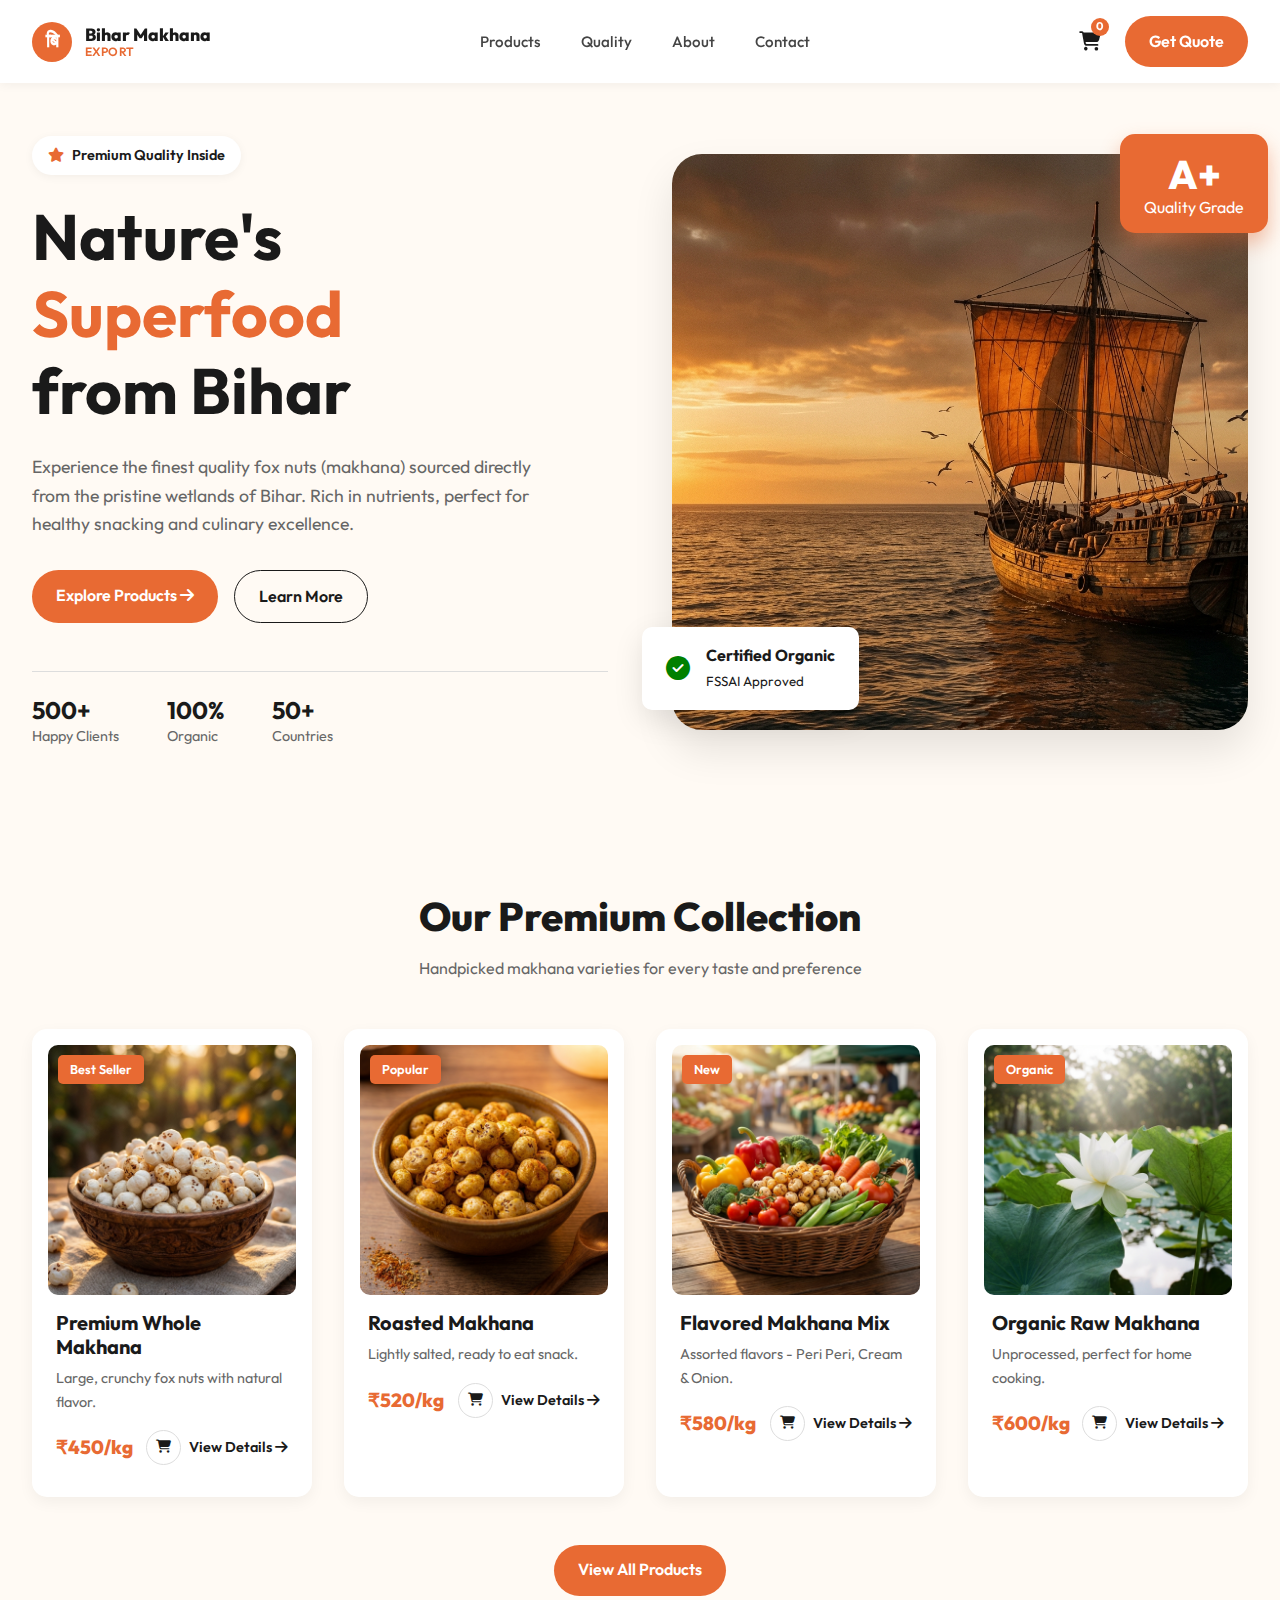
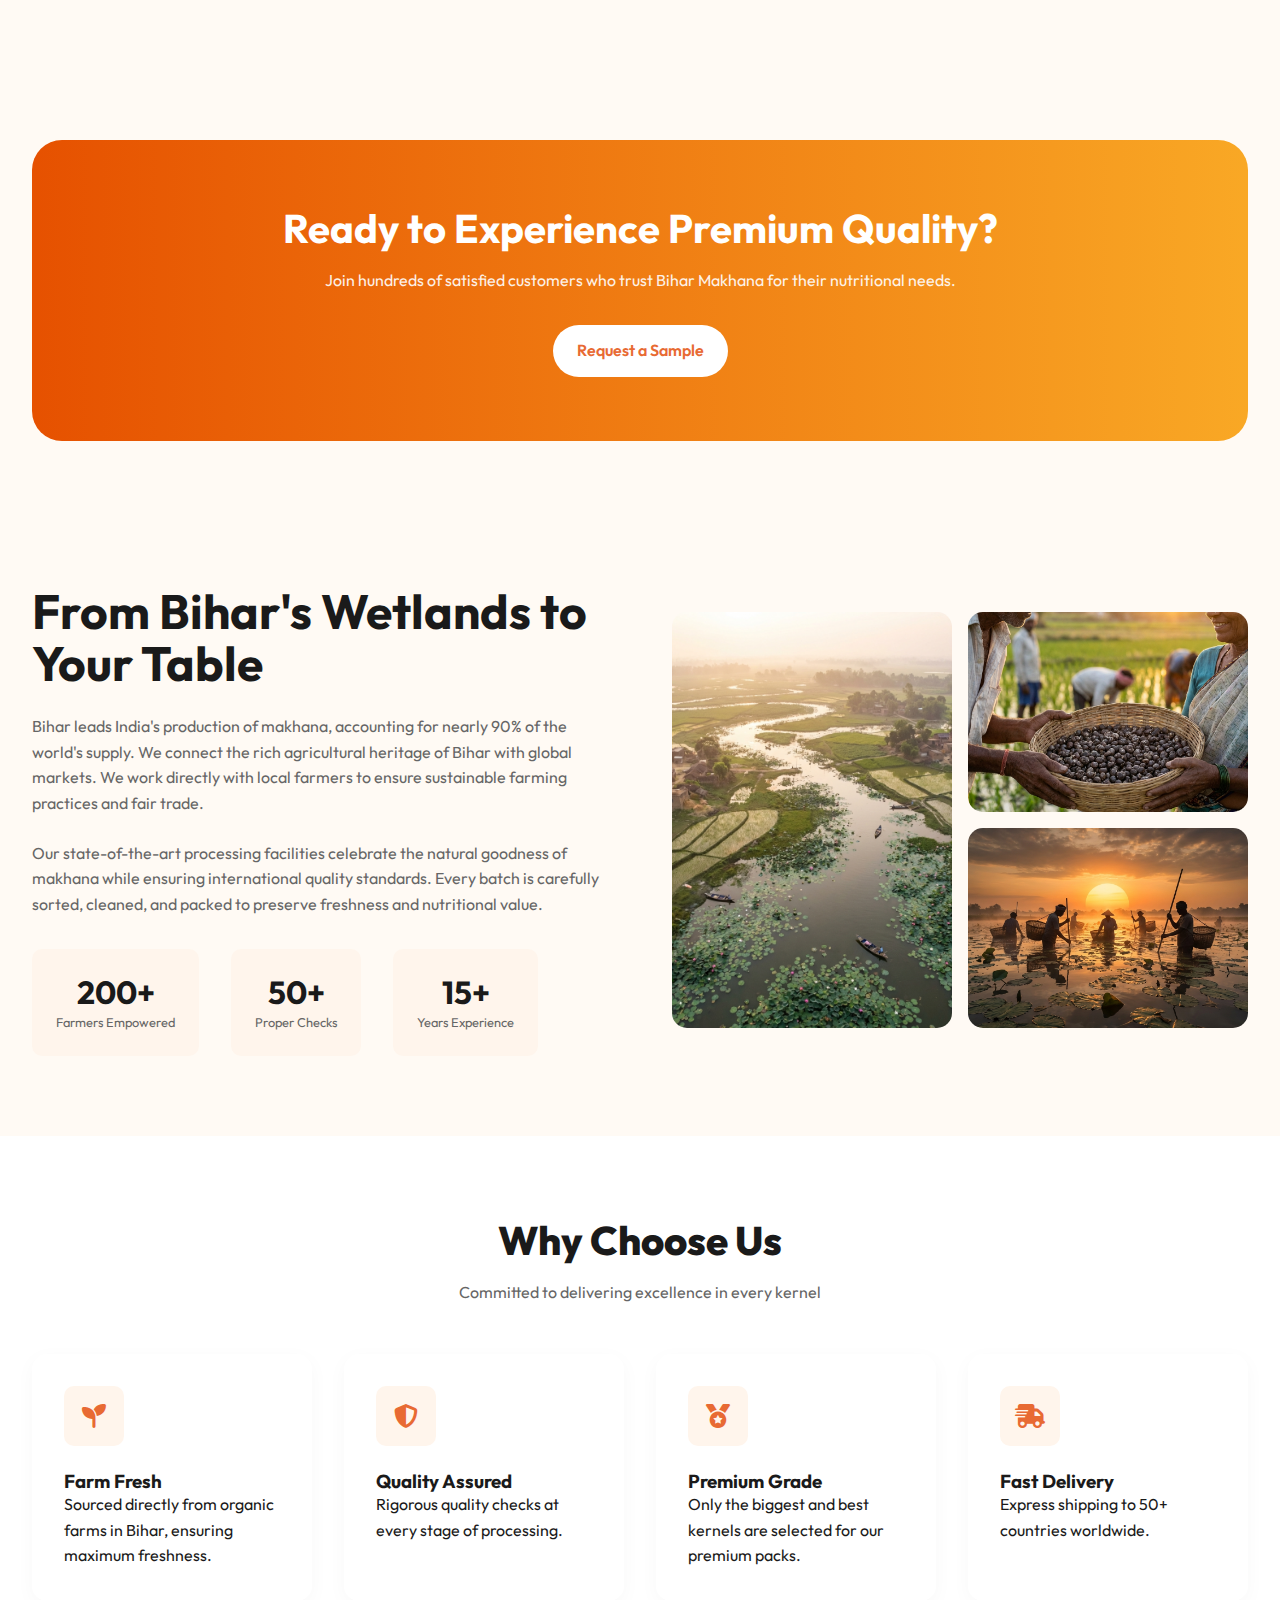
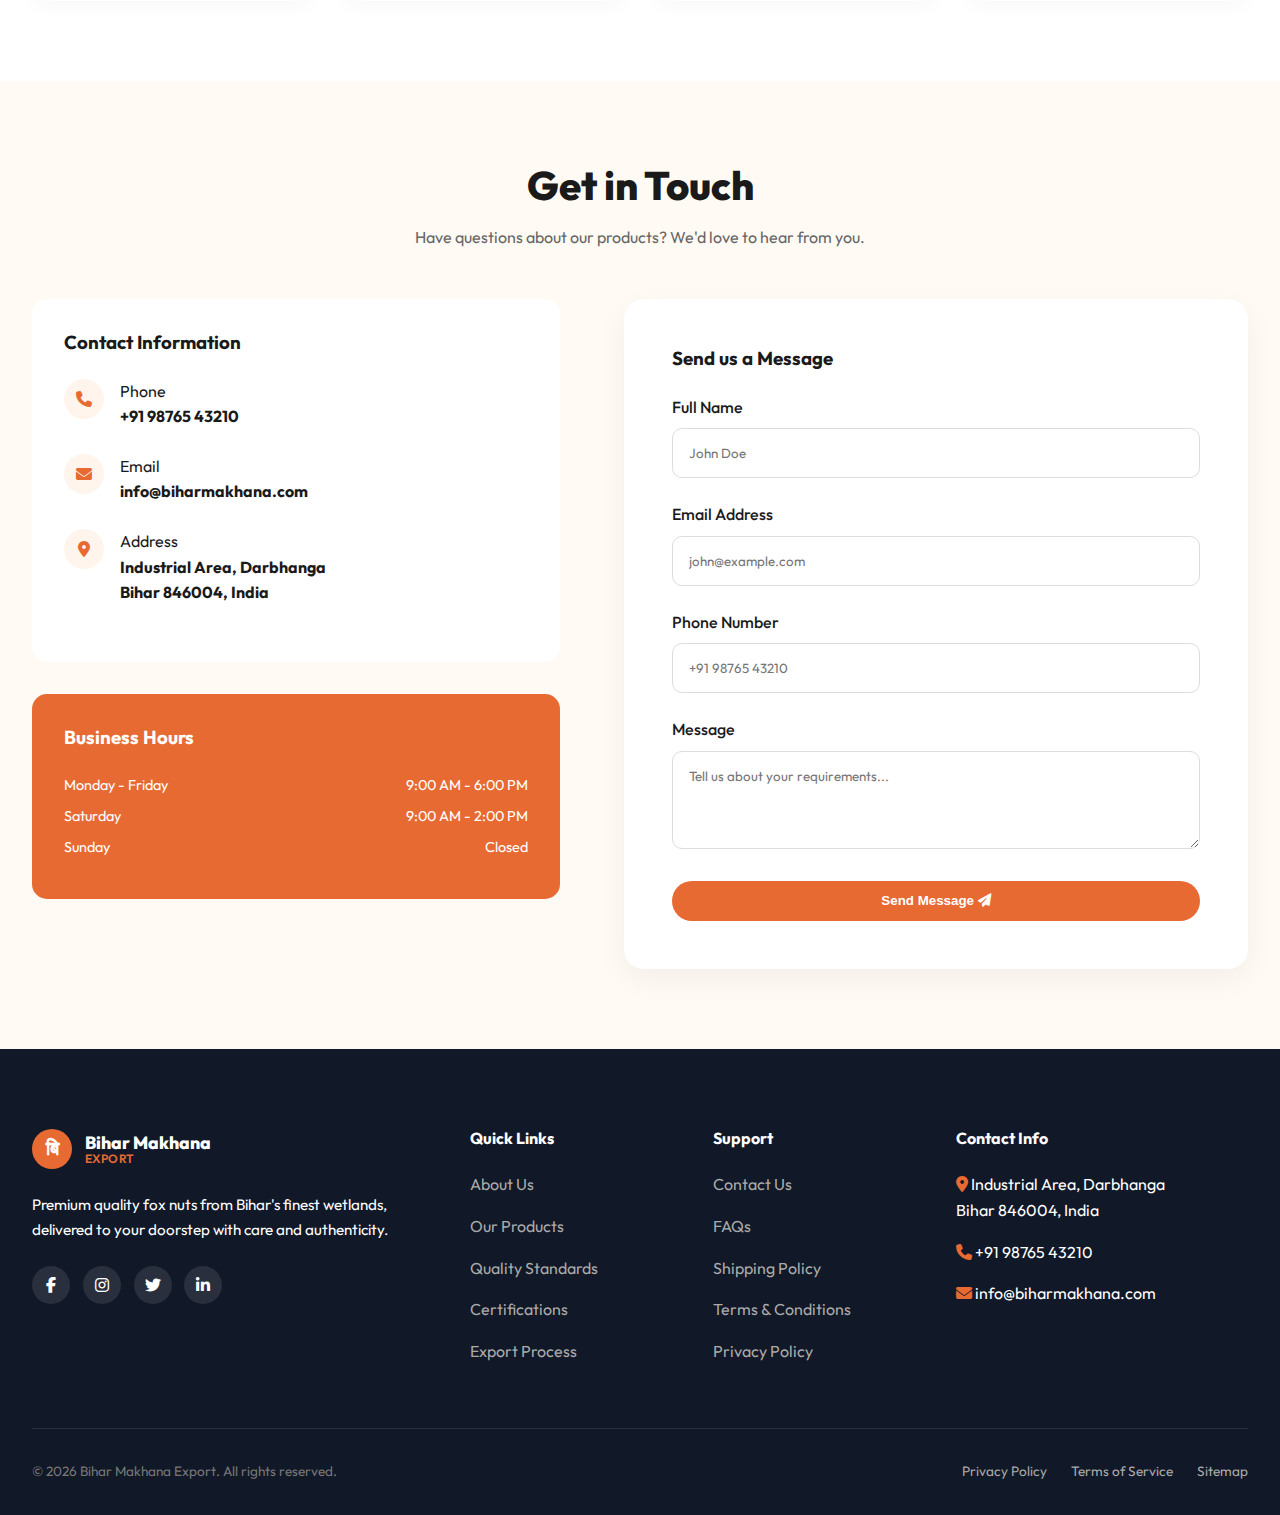
<file: index.html>
<!DOCTYPE html>
<html lang="en">

<head>
    <meta charset="UTF-8">
    <meta name="viewport" content="width=device-width, initial-scale=1.0">
    <title>Bihar Makhana - Nature's Superfood</title>
    <!-- Fonts -->
    <link rel="preconnect" href="https://fonts.googleapis.com">
    <link rel="preconnect" href="https://fonts.gstatic.com" crossorigin>
    <link href="https://fonts.googleapis.com/css2?family=Outfit:wght@300;400;500;600;700;800&display=swap"
        rel="stylesheet">
    <!-- Icons -->
    <link rel="stylesheet" href="https://cdnjs.cloudflare.com/ajax/libs/font-awesome/6.4.0/css/all.min.css">
    <!-- CSS -->
    <link rel="stylesheet" href="styles.css">
</head>

<body>

    <!-- Header -->
    <header>
        <div class="container">
            <nav>
                <div class="logo">
                    <div class="logo-icon">बि</div>
                    <div class="logo-text">
                        <span class="brand-name">Bihar Makhana</span>
                        <span class="brand-subtitle">Export</span>
                    </div>
                </div>
                <ul class="nav-links">
                    <li><a href="#products">Products</a></li>
                    <li><a href="#quality">Quality</a></li>
                    <li><a href="#about">About</a></li>
                    <li><a href="#contact">Contact</a></li>
                </ul>
                <div class="header-actions">
                    <div class="cart-icon" onclick="window.location.href='cart.html'">
                        <i class="fa-solid fa-cart-shopping"></i>
                        <span class="cart-count">0</span>
                    </div>
                    <a href="#contact" class="btn btn-primary">Get Quote</a>
                    <div class="hamburger">
                        <i class="fa-solid fa-bars"></i>
                    </div>
                </div>
            </nav>
        </div>
    </header>

    <!-- Hero Section -->
    <section class="hero" id="home">
        <div class="container" style="display: flex; gap: 4rem; align-items: center; width: 100%;">
            <div class="hero-content">
                <div class="hero-badge">
                    <i class="fa-solid fa-star" style="color: var(--primary-color);"></i> Premium Quality Inside
                </div>
                <h1 class="hero-title">Nature's <br><span>Superfood</span><br>from Bihar</h1>
                <p class="hero-desc">Experience the finest quality fox nuts (makhana) sourced directly from the pristine
                    wetlands of Bihar. Rich in nutrients, perfect for healthy snacking and culinary excellence.</p>
                <div class="hero-btns">
                    <a href="#products" class="btn btn-primary">Explore Products <i
                            class="fa-solid fa-arrow-right"></i></a>
                    <a href="#about" class="btn btn-outline">Learn More</a>
                </div>
                <div class="hero-stats">
                    <div class="stat-item">
                        <h4>500+</h4>
                        <p>Happy Clients</p>
                    </div>
                    <div class="stat-item">
                        <h4>100%</h4>
                        <p>Organic</p>
                    </div>
                    <div class="stat-item">
                        <h4>50+</h4>
                        <p>Countries</p>
                    </div>
                </div>
            </div>
            <div class="hero-image">
                <div class="quality-badge">
                    <span>A+</span><br>Quality Grade
                </div>
                <img src="assets/hero-bg.png" alt="Ancient Ship Shipping Makhana">
                <div class="organic-badge">
                    <i class="fa-solid fa-check-circle" style="color: green; font-size: 1.5rem;"></i>
                    <div>
                        <strong>Certified Organic</strong><br>
                        <small>FSSAI Approved</small>
                    </div>
                </div>
            </div>
        </div>
    </section>

    <!-- Premium Collection -->
    <section class="products" id="products">
        <div class="container">
            <h2 class="section-title">Our Premium Collection</h2>
            <p class="section-subtitle">Handpicked makhana varieties for every taste and preference</p>

            <div class="product-grid">
                <!-- Product 1 -->
                <div class="product-card">
                    <div class="product-image">
                        <span class="tag">Best Seller</span>
                        <img src="assets/product-whole.png" alt="Premium Whole Makhana">
                    </div>
                    <div class="product-info">
                        <h3>Premium Whole Makhana</h3>
                        <p>Large, crunchy fox nuts with natural flavor.</p>
                        <div class="product-footer">
                            <span class="price">₹450/kg</span>
                            <div class="product-actions">
                                <button class="add-cart-btn" title="Add to Cart" data-id="p1"
                                    data-name="Premium Whole Makhana" data-price="450"
                                    data-image="assets/product-whole.png">
                                    <i class="fa-solid fa-cart-shopping"></i>
                                </button>
                                <a href="#" class="view-btn">View Details <i class="fa-solid fa-arrow-right"></i></a>
                            </div>
                        </div>
                    </div>
                </div>

                <!-- Product 2 -->
                <div class="product-card">
                    <div class="product-image">
                        <span class="tag">Popular</span>
                        <img src="assets/product-roasted.png" alt="Roasted Makhana">
                    </div>
                    <div class="product-info">
                        <h3>Roasted Makhana</h3>
                        <p>Lightly salted, ready to eat snack.</p>
                        <div class="product-footer">
                            <span class="price">₹520/kg</span>
                            <div class="product-actions">
                                <button class="add-cart-btn" title="Add to Cart" data-id="p2"
                                    data-name="Roasted Makhana" data-price="520"
                                    data-image="assets/product-roasted.png">
                                    <i class="fa-solid fa-cart-shopping"></i>
                                </button>
                                <a href="#" class="view-btn">View Details <i class="fa-solid fa-arrow-right"></i></a>
                            </div>
                        </div>
                    </div>
                </div>

                <!-- Product 3 -->
                <div class="product-card">
                    <div class="product-image">
                        <span class="tag">New</span>
                        <img src="assets/product-flavored.png" alt="Flavored Makhana Mix">
                    </div>
                    <div class="product-info">
                        <h3>Flavored Makhana Mix</h3>
                        <p>Assorted flavors - Peri Peri, Cream & Onion.</p>
                        <div class="product-footer">
                            <span class="price">₹580/kg</span>
                            <div class="product-actions">
                                <button class="add-cart-btn" title="Add to Cart" data-id="p3"
                                    data-name="Flavored Makhana Mix" data-price="580"
                                    data-image="assets/product-flavored.png">
                                    <i class="fa-solid fa-cart-shopping"></i>
                                </button>
                                <a href="#" class="view-btn">View Details <i class="fa-solid fa-arrow-right"></i></a>
                            </div>
                        </div>
                    </div>
                </div>

                <!-- Product 4 -->
                <div class="product-card">
                    <div class="product-image">
                        <span class="tag">Organic</span>
                        <img src="assets/product-organic.png" alt="Organic Raw Makhana">
                    </div>
                    <div class="product-info">
                        <h3>Organic Raw Makhana</h3>
                        <p>Unprocessed, perfect for home cooking.</p>
                        <div class="product-footer">
                            <span class="price">₹600/kg</span>
                            <div class="product-actions">
                                <button class="add-cart-btn" title="Add to Cart" data-id="p4"
                                    data-name="Organic Raw Makhana" data-price="600"
                                    data-image="assets/product-organic.png">
                                    <i class="fa-solid fa-cart-shopping"></i>
                                </button>
                                <a href="#" class="view-btn">View Details <i class="fa-solid fa-arrow-right"></i></a>
                            </div>
                        </div>
                    </div>
                </div>
            </div>

            <div class="center-btn">
                <a href="#products" class="btn btn-primary">View All Products</a>
            </div>
        </div>
    </section>

    <!-- CTA Banner -->
    <div class="container">
        <section class="cta-banner">
            <h2>Ready to Experience Premium Quality?</h2>
            <p>Join hundreds of satisfied customers who trust Bihar Makhana for their nutritional needs.</p>
            <a href="#contact" class="btn">Request a Sample</a>
        </section>
    </div>

    <!-- About Section -->
    <section class="about" id="about">
        <div class="container">
            <div class="about-container">
                <div class="about-content">
                    <h2>From Bihar's Wetlands to Your Table</h2>
                    <p>Bihar leads India's production of makhana, accounting for nearly 90% of the world's supply. We
                        connect the rich agricultural heritage of Bihar with global markets. We work directly with local
                        farmers to ensure sustainable farming practices and fair trade.</p>
                    <p>Our state-of-the-art processing facilities celebrate the natural goodness of makhana while
                        ensuring international quality standards. Every batch is carefully sorted, cleaned, and packed
                        to preserve freshness and nutritional value.</p>

                    <div class="about-stats">
                        <div class="about-stat">
                            <h3>200+</h3>
                            <p>Farmers Empowered</p>
                        </div>
                        <div class="about-stat">
                            <h3>50+</h3>
                            <p>Proper Checks</p>
                        </div>
                        <div class="about-stat">
                            <h3>15+</h3>
                            <p>Years Experience</p>
                        </div>
                    </div>
                </div>
                <div class="about-gallery">
                    <div class="gallery-item">
                        <img src="assets/about-wetlands.png" alt="Bihar Wetlands">
                    </div>
                    <div class="gallery-item">
                        <img src="assets/about-farmers.png" alt="Makhana Harvest">
                    </div>
                    <div class="gallery-item">
                        <img src="assets/about-harvest.png" alt="Processing Makhana">
                    </div>
                </div>
            </div>
        </div>
    </section>

    <!-- Why Choose Us -->
    <section class="features" id="quality">
        <div class="container">
            <h2 class="section-title">Why Choose Us</h2>
            <p class="section-subtitle">Committed to delivering excellence in every kernel</p>

            <div class="feature-grid">
                <div class="feature-card">
                    <div class="icon-box">
                        <i class="fa-solid fa-seedling"></i>
                    </div>
                    <h3>Farm Fresh</h3>
                    <p>Sourced directly from organic farms in Bihar, ensuring maximum freshness.</p>
                </div>
                <div class="feature-card">
                    <div class="icon-box">
                        <i class="fa-solid fa-shield-halved"></i>
                    </div>
                    <h3>Quality Assured</h3>
                    <p>Rigorous quality checks at every stage of processing.</p>
                </div>
                <div class="feature-card">
                    <div class="icon-box">
                        <i class="fa-solid fa-medal"></i>
                    </div>
                    <h3>Premium Grade</h3>
                    <p>Only the biggest and best kernels are selected for our premium packs.</p>
                </div>
                <div class="feature-card">
                    <div class="icon-box">
                        <i class="fa-solid fa-truck-fast"></i>
                    </div>
                    <h3>Fast Delivery</h3>
                    <p>Express shipping to 50+ countries worldwide.</p>
                </div>
            </div>
        </div>
    </section>

    <!-- Contact Section -->
    <section class="contact" id="contact">
        <div class="container">
            <h2 class="section-title">Get in Touch</h2>
            <p class="section-subtitle">Have questions about our products? We'd love to hear from you.</p>

            <div class="contact-wrapper">
                <div class="contact-info">
                    <div class="info-card">
                        <h3>Contact Information</h3>
                        <br>
                        <div class="info-item">
                            <div class="info-icon"><i class="fa-solid fa-phone"></i></div>
                            <div>
                                <p>Phone</p>
                                <strong>+91 98765 43210</strong>
                            </div>
                        </div>
                        <div class="info-item">
                            <div class="info-icon"><i class="fa-solid fa-envelope"></i></div>
                            <div>
                                <p>Email</p>
                                <strong>info@biharmakhana.com</strong>
                            </div>
                        </div>
                        <div class="info-item">
                            <div class="info-icon"><i class="fa-solid fa-location-dot"></i></div>
                            <div>
                                <p>Address</p>
                                <strong>Industrial Area, Darbhanga<br>Bihar 846004, India</strong>
                            </div>
                        </div>
                    </div>

                    <div class="business-hours">
                        <h3>Business Hours</h3>
                        <br>
                        <div class="hour-row">
                            <span>Monday - Friday</span>
                            <span>9:00 AM - 6:00 PM</span>
                        </div>
                        <div class="hour-row">
                            <span>Saturday</span>
                            <span>9:00 AM - 2:00 PM</span>
                        </div>
                        <div class="hour-row">
                            <span>Sunday</span>
                            <span>Closed</span>
                        </div>
                    </div>
                </div>

                <div class="contact-form-container">
                    <h3>Send us a Message</h3>
                    <br>
                    <script type="text/javascript">var submitted = false;</script>
                    <iframe name="hidden_iframe" id="hidden_iframe" style="display:none;"
                        onload="if(submitted) {window.location='index.html';}"></iframe>
                    <form action="https://formsubmit.co/krishnakumarqaz0@gmail.com" method="POST" target="hidden_iframe"
                        onsubmit="submitted=true;">
                        <!-- Configuration -->
                        <input type="hidden" name="_subject" value="New Inquiry from Bihar Makhana Website">
                        <!-- <input type="hidden" name="_next" value="https://biharmakhana.com/index.html"> -->
                        <!-- Commented out _next because the domain doesn't exist yet. FormSubmit will show a default success page. -->
                        <input type="hidden" name="_captcha" value="false">
                        <input type="hidden" name="_template" value="table">

                        <div class="form-group">
                            <label>Full Name</label>
                            <input type="text" name="name" placeholder="John Doe" required>
                        </div>
                        <div class="form-group">
                            <label>Email Address</label>
                            <input type="email" name="email" placeholder="john@example.com" required>
                        </div>
                        <div class="form-group">
                            <label>Phone Number</label>
                            <input type="tel" name="phone" placeholder="+91 98765 43210" required>
                        </div>
                        <div class="form-group">
                            <label>Message</label>
                            <textarea rows="4" name="message" placeholder="Tell us about your requirements..."
                                required></textarea>
                        </div>
                        <button type="submit" class="btn btn-primary" style="width: 100%;">Send Message <i
                                class="fa-solid fa-paper-plane"></i></button>
                    </form>
                </div>
            </div>
        </div>
    </section>

    <!-- Footer -->
    <footer>
        <div class="container">
            <div class="footer-top">
                <div class="footer-brand">
                    <div class="logo">
                        <div class="logo-icon">बि</div>
                        <div class="logo-text">
                            <span class="brand-name" style="color: white;">Bihar Makhana</span>
                            <span class="brand-subtitle">Export</span>
                        </div>
                    </div>
                    <p>Premium quality fox nuts from Bihar's finest wetlands, delivered to your doorstep with care and
                        authenticity.</p>
                    <div class="social-links">
                        <a href="#" class="social-link"><i class="fa-brands fa-facebook-f"></i></a>
                        <a href="#" class="social-link"><i class="fa-brands fa-instagram"></i></a>
                        <a href="#" class="social-link"><i class="fa-brands fa-twitter"></i></a>
                        <a href="#" class="social-link"><i class="fa-brands fa-linkedin-in"></i></a>
                    </div>
                </div>
                <div class="footer-col">
                    <h4>Quick Links</h4>
                    <ul>
                        <li><a href="#about">About Us</a></li>
                        <li><a href="#products">Our Products</a></li>
                        <li><a href="#quality">Quality Standards</a></li>
                        <li><a href="#quality">Certifications</a></li>
                        <li><a href="#about">Export Process</a></li>
                    </ul>
                </div>
                <div class="footer-col">
                    <h4>Support</h4>
                    <ul>
                        <li><a href="#contact">Contact Us</a></li>
                        <li><a href="#contact">FAQs</a></li>
                        <li><a href="#contact">Shipping Policy</a></li>
                        <li><a href="#contact">Terms & Conditions</a></li>
                        <li><a href="#contact">Privacy Policy</a></li>
                    </ul>
                </div>
                <div class="footer-col">
                    <h4>Contact Info</h4>
                    <ul>
                        <li><i class="fa-solid fa-location-dot" style="color: var(--primary-color);"></i> Industrial
                            Area, Darbhanga<br>Bihar 846004, India</li>
                        <li><i class="fa-solid fa-phone" style="color: var(--primary-color);"></i> +91 98765 43210</li>
                        <li><i class="fa-solid fa-envelope" style="color: var(--primary-color);"></i>
                            info@biharmakhana.com</li>
                    </ul>
                </div>
            </div>
            <div class="footer-bottom">
                <p>&copy; 2026 Bihar Makhana Export. All rights reserved.</p>
                <div class="footer-bottom-links">
                    <a href="#">Privacy Policy</a>
                    <a href="#">Terms of Service</a>
                    <a href="#">Sitemap</a>
                </div>
            </div>
        </div>
    </footer>

    <script src="script.js"></script>
</body>

</html>
</file>
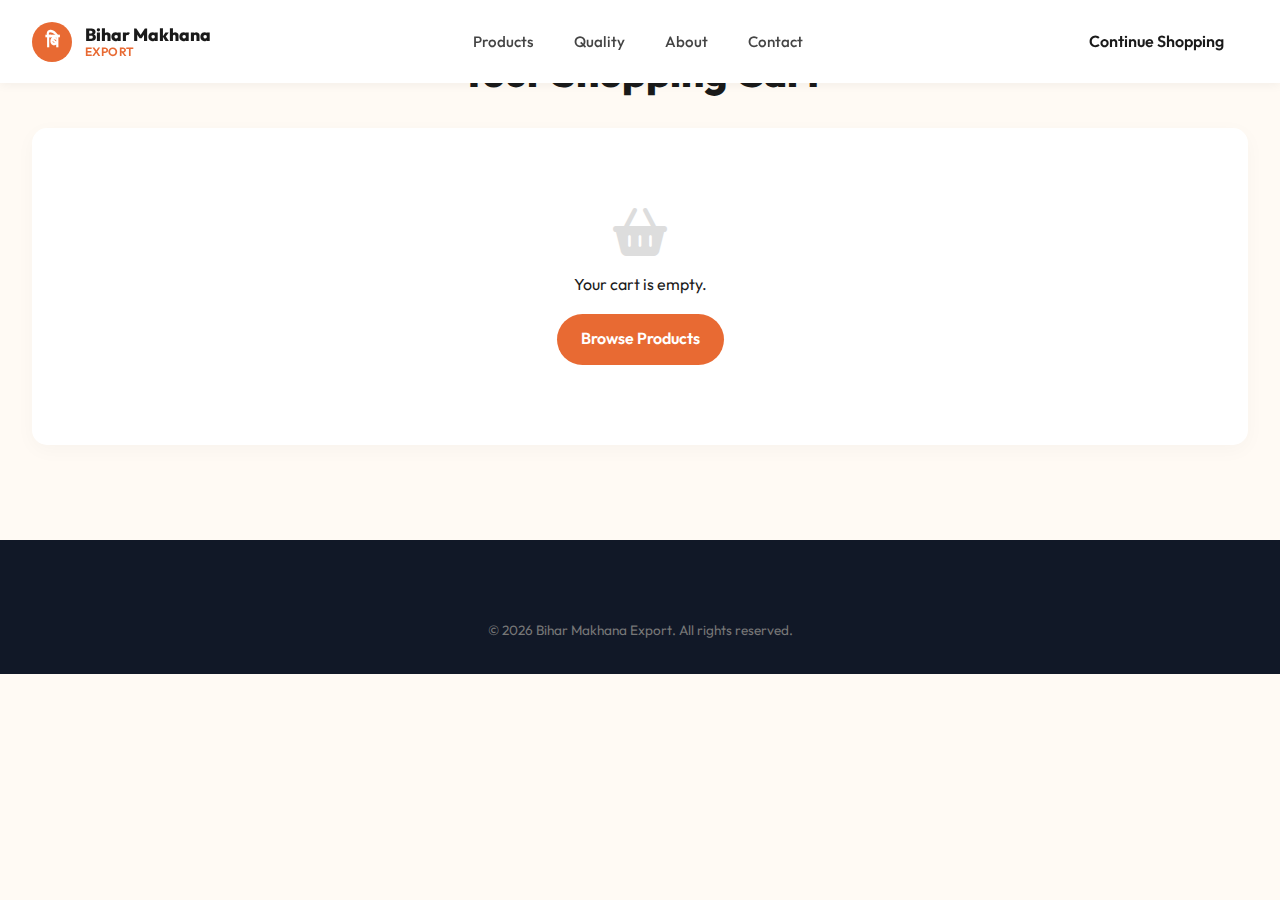
<file: cart.html>
<!DOCTYPE html>
<html lang="en">

<head>
    <meta charset="UTF-8">
    <meta name="viewport" content="width=device-width, initial-scale=1.0">
    <title>Your Cart - Bihar Makhana</title>
    <!-- Fonts -->
    <link rel="preconnect" href="https://fonts.googleapis.com">
    <link rel="preconnect" href="https://fonts.gstatic.com" crossorigin>
    <link href="https://fonts.googleapis.com/css2?family=Outfit:wght@300;400;500;600;700;800&display=swap"
        rel="stylesheet">
    <!-- Icons -->
    <link rel="stylesheet" href="https://cdnjs.cloudflare.com/ajax/libs/font-awesome/6.4.0/css/all.min.css">
    <!-- CSS -->
    <link rel="stylesheet" href="styles.css">
</head>

<body>

    <!-- Header -->
    <header>
        <div class="container">
            <nav>
                <div class="logo">
                    <div class="logo-icon">बि</div>
                    <div class="logo-text">
                        <span class="brand-name">Bihar Makhana</span>
                        <span class="brand-subtitle">Export</span>
                    </div>
                </div>
                <ul class="nav-links">
                    <li><a href="index.html#products">Products</a></li>
                    <li><a href="index.html#quality">Quality</a></li>
                    <li><a href="index.html#about">About</a></li>
                    <li><a href="index.html#contact">Contact</a></li>
                </ul>
                <div class="header-actions">
                    <a href="index.html" class="btn btn-outline" style="border: none;">Continue Shopping</a>
                </div>
            </nav>
        </div>
    </header>

    <!-- Cart Section -->
    <section class="cart-page">
        <div class="container">
            <h1 class="section-title">Your Shopping Cart</h1>

            <div class="cart-container">
                <div class="cart-items" id="cart-items-container">
                    <!-- Items will be injected here via JS -->
                    <div class="empty-cart-msg">
                        <p>Your cart is empty.</p>
                        <a href="index.html" class="btn btn-primary" style="margin-top: 1rem;">Browse Products</a>
                    </div>
                </div>

                <div class="cart-summary">
                    <h3>Order Summary</h3>
                    <div class="summary-row">
                        <span>Subtotal</span>
                        <span id="subtotal">₹0</span>
                    </div>
                    <div class="summary-row">
                        <span>Shipping</span>
                        <span>Free</span>
                    </div>
                    <div class="summary-total">
                        <span>Total</span>
                        <span id="total-price">₹0</span>
                    </div>

                    <button id="whatsapp-checkout-btn" class="btn btn-primary"
                        style="width: 100%; display: flex; align-items: center; justify-content: center; gap: 0.5rem; background-color: #25D366;">
                        <i class="fa-brands fa-whatsapp"></i> Order on WhatsApp
                    </button>
                    <p style="font-size: 0.8rem; color: #777; margin-top: 1rem; text-align: center;">You will be
                        redirected to WhatsApp to send your order details.</p>
                </div>
            </div>
        </div>
    </section>

    <!-- Footer (Simplified) -->
    <footer>
        <div class="container">
            <div class="footer-bottom"
                style="border-top: none; padding-top: 0; display: flex; justify-content: center;">
                <p>&copy; 2026 Bihar Makhana Export. All rights reserved.</p>
            </div>
        </div>
    </footer>

    <script>
        document.addEventListener('DOMContentLoaded', () => {
            const cartContainer = document.getElementById('cart-items-container');
            const subtotalEl = document.getElementById('subtotal');
            const totalEl = document.getElementById('total-price');
            const checkoutBtn = document.getElementById('whatsapp-checkout-btn');

            let cart = JSON.parse(localStorage.getItem('biharMakhanaCart')) || [];

            function renderCart() {
                if (cart.length === 0) {
                    cartContainer.innerHTML = `
                        <div class="empty-cart-msg" style="text-align: center; padding: 3rem;">
                            <i class="fa-solid fa-basket-shopping" style="font-size: 3rem; color: #ddd; margin-bottom: 1rem;"></i>
                            <p>Your cart is empty.</p>
                            <a href="index.html" class="btn btn-primary" style="margin-top: 1rem;">Browse Products</a>
                        </div>
                    `;
                    document.querySelector('.cart-summary').style.display = 'none';
                    return;
                }

                document.querySelector('.cart-summary').style.display = 'block';
                cartContainer.innerHTML = '';
                let total = 0;

                cart.forEach((item, index) => {
                    total += item.price * item.quantity;

                    const itemEl = document.createElement('div');
                    itemEl.classList.add('cart-item');
                    itemEl.innerHTML = `
                        <div class="item-image">
                            <img src="${item.image}" alt="${item.name}">
                        </div>
                        <div class="item-details">
                            <h4>${item.name}</h4>
                            <p class="item-price">₹${item.price} / kg</p>
                        </div>
                        <div class="item-actions">
                            <button onclick="removeItem(${index})" class="remove-btn"><i class="fa-solid fa-trash"></i></button>
                        </div>
                    `;
                    cartContainer.appendChild(itemEl);
                });

                // Update Order Summary with Item Details
                const summaryRow = document.querySelector('.summary-row span:last-child').parentNode; // Subtotal Row
                let summaryHTML = '';
                cart.forEach(item => {
                    summaryHTML += `
                        <div style="display: flex; justify-content: space-between; font-size: 0.9rem; color: #555; margin-bottom: 0.5rem;">
                            <span>${item.name}</span>
                            <span>₹${item.price}</span>
                        </div>
                    `;
                });

                // Insert items before subtotal
                const summaryContainer = document.querySelector('.cart-summary');
                const existingDetails = summaryContainer.querySelector('.summary-details');
                if (existingDetails) existingDetails.remove();

                const detailsDiv = document.createElement('div');
                detailsDiv.className = 'summary-details';
                detailsDiv.style.marginBottom = '1rem';
                detailsDiv.style.borderBottom = '1px solid #eee';
                detailsDiv.style.paddingBottom = '0.5rem';
                detailsDiv.innerHTML = summaryHTML;

                summaryContainer.insertBefore(detailsDiv, summaryContainer.querySelector('.summary-row'));

                subtotalEl.textContent = '₹' + total;
                totalEl.textContent = '₹' + total;
            }

            window.removeItem = (index) => {
                cart.splice(index, 1);
                localStorage.setItem('biharMakhanaCart', JSON.stringify(cart));
                location.reload(); // Simple reload to update state
            };

            checkoutBtn.addEventListener('click', () => {
                if (cart.length === 0) return;

                let message = "Hello, I would like to place an order:%0A%0A";
                let total = 0;

                cart.forEach(item => {
                    message += `- ${item.name} (₹${item.price})%0A`;
                    total += item.price;
                });

                message += `%0A*Total Amount: ₹${total}*`;
                message += "%0A%0APlease confirm my order.";

                // Replace with actual business number
                const phoneNumber = "919123180251";
                window.open(`https://wa.me/${phoneNumber}?text=${message}`, '_blank');
            });

            renderCart();
        });
    </script>
</body>

</html>
</file>
<file: styles.css>
/* Global Styles & Variables */
:root {
    --primary-color: #E86A33;
    /* Orange from buttons/highlights */
    --secondary-color: #fffaf4;
    /* Light beige/cream background - lighter to match reference */
    --text-dark: #1A1A1A;
    --text-light: #666666;
    --white: #FFFFFF;
    --dark-bg: #111827;
    /* Footer background */
    --font-main: 'Outfit', sans-serif;
    --transition: all 0.3s ease;
}

* {
    margin: 0;
    padding: 0;
    box-sizing: border-box;
}

html {
    scroll-behavior: smooth;
    scroll-padding-top: 100px;
    /* Offset for sticky header */
}

body {
    font-family: var(--font-main);
    background-color: var(--secondary-color);
    color: var(--text-dark);
    line-height: 1.6;
    overflow-x: hidden;
}

a {
    text-decoration: none;
    color: inherit;
}

ul {
    list-style: none;
}

img {
    max-width: 100%;
    display: block;
}

.container {
    max-width: 1280px;
    margin: 0 auto;
    padding: 0 2rem;
}

/* Typography */
h1,
h2,
h3,
h4,
h5,
h6 {
    font-weight: 700;
    line-height: 1.2;
}

.section-title {
    font-size: 2.5rem;
    text-align: center;
    margin-bottom: 1rem;
    color: var(--text-dark);
    font-weight: 800;
}

.section-subtitle {
    text-align: center;
    color: var(--text-light);
    margin-bottom: 3rem;
}

/* Buttons */
.btn {
    display: inline-block;
    padding: 0.8rem 1.5rem;
    border-radius: 50px;
    font-weight: 600;
    transition: var(--transition);
    cursor: pointer;
    border: none;
}

.btn-primary {
    background-color: var(--primary-color);
    color: var(--white);
}

.btn-primary:hover {
    background-color: #d55a22;
    transform: translateY(-2px);
}

.btn-outline {
    background-color: transparent;
    border: 1px solid var(--text-dark);
    color: var(--text-dark);
}

.btn-outline:hover {
    background-color: var(--text-dark);
    color: var(--white);
}

/* Header: Fixed is more reliable than sticky for mobile navbars */
header {
    padding: 1rem 0;
    position: fixed;
    /* Changed to fixed for absolute persistence */
    top: 0;
    left: 0;
    width: 100%;
    z-index: 1000;
    background-color: var(--white);
    box-shadow: 0 2px 10px rgba(0, 0, 0, 0.05);
}

nav {
    display: flex;
    justify-content: space-between;
    align-items: center;
}

.logo {
    display: flex;
    align-items: center;
    gap: 0.8rem;
}

.logo-icon {
    width: 40px;
    height: 40px;
    background-color: var(--primary-color);
    color: white;
    border-radius: 50%;
    display: flex;
    align-items: center;
    justify-content: center;
    font-weight: 700;
    font-size: 1.2rem;
    font-family: 'Poppins', sans-serif;
    /* Try to match the Hindi looking font style roughly */
}

.logo-text {
    display: flex;
    flex-direction: column;
    line-height: 1.1;
}

.brand-name {
    font-size: 1.1rem;
    font-weight: 800;
    color: var(--text-dark);
}

.brand-subtitle {
    font-size: 0.75rem;
    color: var(--primary-color);
    font-weight: 600;
    text-transform: uppercase;
    letter-spacing: 0.5px;
}

.nav-links {
    display: flex;
    gap: 2.5rem;
}

.nav-links a {
    font-weight: 500;
    font-size: 0.95rem;
    color: #444;
    transition: color 0.3s;
}

.nav-links a:hover {
    color: var(--primary-color);
}

.header-actions {
    display: flex;
    align-items: center;
    gap: 1.5rem;
}

.cart-icon {
    font-size: 1.2rem;
    cursor: pointer;
    color: var(--text-dark);
    transition: color 0.3s;
    position: relative;
}

.cart-icon:hover {
    color: var(--primary-color);
}

.cart-count {
    position: absolute;
    top: -8px;
    right: -8px;
    background-color: var(--primary-color);
    color: white;
    font-size: 0.7rem;
    font-weight: 700;
    width: 18px;
    height: 18px;
    border-radius: 50%;
    display: flex;
    align-items: center;
    justify-content: center;
    transition: transform 0.2s;
}

.cart-count.bump {
    transform: scale(1.2);
}

/* Hero Section */
.hero {
    padding-top: 8.5rem;
    /* Increased for fixed header clearing on Desktop */
    padding-bottom: 4rem;
    display: flex;
    align-items: center;
    gap: 4rem;
    min-height: 90vh;
}

.hero-content {
    flex: 1;
}

.hero-badge {
    display: inline-flex;
    align-items: center;
    gap: 0.5rem;
    background: #fff;
    padding: 0.5rem 1rem;
    border-radius: 50px;
    font-size: 0.9rem;
    font-weight: 600;
    margin-bottom: 1.5rem;
    box-shadow: 0 2px 10px rgba(0, 0, 0, 0.05);
}

.hero-title {
    font-size: 4rem;
    margin-bottom: 1.5rem;
    color: var(--text-dark);
}

.hero-title span {
    color: var(--primary-color);
}

.hero-desc {
    color: var(--text-light);
    font-size: 1.1rem;
    margin-bottom: 2rem;
    max-width: 500px;
}

.hero-btns {
    display: flex;
    gap: 1rem;
    margin-bottom: 3rem;
}

.hero-stats {
    display: flex;
    gap: 3rem;
    border-top: 1px solid #ddd;
    padding-top: 1.5rem;
}

.stat-item h4 {
    font-size: 1.5rem;
    color: var(--text-dark);
}

.stat-item p {
    font-size: 0.9rem;
    color: var(--text-light);
}

.hero-image {
    flex: 1;
    position: relative;
}

.hero-image img {
    border-radius: 30px 0 30px 30px;
    box-shadow: 0 20px 40px rgba(0, 0, 0, 0.1);
    width: 100%;
    height: auto;
    object-fit: cover;
}

.quality-badge {
    position: absolute;
    top: -20px;
    right: -20px;
    background: var(--primary-color);
    color: white;
    padding: 1rem 1.5rem;
    border-radius: 15px;
    text-align: center;
    line-height: 1.2;
    box-shadow: 0 10px 20px rgba(232, 106, 51, 0.4);
}

.quality-badge span {
    font-size: 2.5rem;
    font-weight: 800;
}

.organic-badge {
    position: absolute;
    bottom: 20px;
    left: -30px;
    background: white;
    padding: 1rem 1.5rem;
    border-radius: 10px;
    display: flex;
    align-items: center;
    gap: 1rem;
    box-shadow: 0 10px 30px rgba(0, 0, 0, 0.1);
}

/* Products Section */
.products {
    padding: 5rem 0;
}

.product-grid {
    display: grid;
    grid-template-columns: repeat(auto-fit, minmax(250px, 1fr));
    gap: 2rem;
    margin-top: 2rem;
}

.product-card {
    background: white;
    border-radius: 15px;
    overflow: hidden;
    box-shadow: 0 5px 15px rgba(0, 0, 0, 0.05);
    transition: var(--transition);
    padding: 1rem;
}

.product-card:hover {
    transform: translateY(-5px);
    box-shadow: 0 15px 30px rgba(0, 0, 0, 0.1);
}

.product-image {
    height: 250px;
    border-radius: 10px;
    overflow: hidden;
    position: relative;
}

.product-image img {
    width: 100%;
    height: 100%;
    object-fit: cover;
    transition: transform 0.5s;
}

.product-card:hover .product-image img {
    transform: scale(1.05);
}

.tag {
    position: absolute;
    top: 10px;
    left: 10px;
    background: var(--primary-color);
    color: white;
    padding: 0.25rem 0.75rem;
    border-radius: 5px;
    font-size: 0.8rem;
    font-weight: 600;
}

.added-badge {
    position: absolute;
    top: 10px;
    right: 10px;
    background: #4CAF50;
    color: white;
    padding: 0.25rem 0.75rem;
    border-radius: 5px;
    font-size: 0.8rem;
    font-weight: 600;
    opacity: 0;
    transform: translateY(-10px);
    transition: all 0.3s ease;
}

.added-badge.show {
    opacity: 1;
    transform: translateY(0);
}

.product-info {
    padding: 1rem 0.5rem;
}

.product-info h3 {
    font-size: 1.25rem;
    margin-bottom: 0.5rem;
}

.product-info p {
    font-size: 0.9rem;
    color: var(--text-light);
    margin-bottom: 1rem;
}

.product-footer {
    display: flex;
    justify-content: space-between;
    align-items: center;
}

.price {
    color: var(--primary-color);
    font-weight: 800;
    /* Matching bolder theme */
    font-size: 1.2rem;
}

.product-actions {
    display: flex;
    gap: 0.5rem;
    align-items: center;
}

.add-cart-btn {
    width: 35px;
    height: 35px;
    border-radius: 50%;
    border: 1px solid #ddd;
    background: transparent;
    color: var(--text-dark);
    display: flex;
    align-items: center;
    justify-content: center;
    cursor: pointer;
    transition: var(--transition);
}

.add-cart-btn:hover {
    background: var(--primary-color);
    border-color: var(--primary-color);
    color: white;
    transform: rotate(15deg);
}

.add-cart-btn.added {
    background: #4CAF50;
    border-color: #4CAF50;
    color: white;
    transform: none;
}

.view-btn {
    font-size: 0.9rem;
    font-weight: 600;
    color: var(--text-dark);
}

.center-btn {
    text-align: center;
    margin-top: 3rem;
}

/* About Section */
.about {
    padding: 5rem 0;
}

.about-container {
    display: flex;
    gap: 4rem;
    align-items: center;
}

.about-content {
    flex: 1;
}

.about-content h2 {
    font-size: 3rem;
    margin-bottom: 1.5rem;
    line-height: 1.1;
}

.about-content p {
    color: var(--text-light);
    margin-bottom: 1.5rem;
}

.about-stats {
    display: flex;
    gap: 2rem;
    margin-top: 2rem;
}

.about-stat {
    background: #FFF5EC;
    padding: 1.5rem;
    border-radius: 10px;
    text-align: center;
    min-width: 120px;
}

.about-stat h3 {
    font-size: 2rem;
    color: var(--text-dark);
}

.about-stat p {
    font-size: 0.8rem;
    margin: 0;
}

.about-gallery {
    flex: 1;
    display: grid;
    grid-template-columns: repeat(2, 1fr);
    grid-template-rows: repeat(2, 200px);
    gap: 1rem;
}

.gallery-item {
    border-radius: 15px;
    overflow: hidden;
}

.gallery-item img {
    width: 100%;
    height: 100%;
    object-fit: cover;
}

.gallery-item:nth-child(1) {
    grid-row: span 2;
}

/* CTA Banner */
.cta-banner {
    background: linear-gradient(90deg, #E65100 0%, #F9A825 100%);
    border-radius: 30px;
    padding: 4rem;
    text-align: center;
    color: white;
    margin: 4rem 0;
}

.cta-banner h2 {
    font-size: 2.5rem;
    margin-bottom: 1rem;
}

.cta-banner p {
    margin-bottom: 2rem;
    opacity: 0.9;
}

.cta-banner .btn {
    background: white;
    color: var(--primary-color);
}

/* Features */
.features {
    padding: 5rem 0;
    padding: 5rem 0;
    background: #FFFFFF;
}

.feature-grid {
    display: grid;
    grid-template-columns: repeat(auto-fit, minmax(250px, 1fr));
    gap: 2rem;
}

.feature-card {
    background: white;
    padding: 2rem;
    border-radius: 15px;
    box-shadow: 0 5px 20px rgba(0, 0, 0, 0.03);
}

.icon-box {
    width: 60px;
    height: 60px;
    background: #FFF5EC;
    border-radius: 10px;
    display: flex;
    align-items: center;
    justify-content: center;
    margin-bottom: 1.5rem;
    color: var(--primary-color);
    font-size: 1.5rem;
}

/* Contact */
.contact {
    padding: 5rem 0;
}

.contact-wrapper {
    display: flex;
    gap: 4rem;
}

.contact-info {
    flex: 1;
}

.info-card {
    background: white;
    padding: 2rem;
    border-radius: 15px;
    margin-bottom: 2rem;
}

.info-item {
    display: flex;
    gap: 1rem;
    margin-bottom: 1.5rem;
}

.info-icon {
    width: 40px;
    height: 40px;
    background: #FFF5EC;
    border-radius: 50%;
    display: flex;
    align-items: center;
    justify-content: center;
    color: var(--primary-color);
}

.business-hours {
    background: var(--primary-color);
    color: white;
    padding: 2rem;
    border-radius: 15px;
}

.hour-row {
    display: flex;
    justify-content: space-between;
    margin-bottom: 0.5rem;
    font-size: 0.9rem;
}

.contact-form-container {
    flex: 1;
    background: white;
    padding: 3rem;
    border-radius: 20px;
    box-shadow: 0 10px 30px rgba(0, 0, 0, 0.05);
}

.form-group {
    margin-bottom: 1.5rem;
}

.form-group label {
    display: block;
    margin-bottom: 0.5rem;
    font-weight: 500;
}

.form-group input,
.form-group textarea {
    width: 100%;
    padding: 1rem;
    border: 1px solid #ddd;
    border-radius: 10px;
    font-family: inherit;
    transition: 0.3s;
}

.form-group input:focus,
.form-group textarea:focus {
    outline: none;
    border-color: var(--primary-color);
}

/* Footer */
footer {
    background: var(--dark-bg);
    color: white;
    padding: 5rem 0 2rem;
}

.footer-top {
    display: grid;
    grid-template-columns: 2fr 1fr 1fr 1.5fr;
    gap: 3rem;
    padding-bottom: 3rem;
    border-bottom: 1px solid rgba(255, 255, 255, 0.1);
}

.footer-brand p {
    margin: 1.5rem 0;
    font-size: 0.95rem;
    line-height: 1.6;
}

.social-links {
    display: flex;
    gap: 0.8rem;
}

.social-link {
    width: 38px;
    height: 38px;
    background: rgba(255, 255, 255, 0.1);
    border-radius: 50%;
    display: flex;
    align-items: center;
    justify-content: center;
    transition: 0.3s;
    color: #fff;
    font-size: 1rem;
}

.social-link:hover {
    background: var(--primary-color);
}

.footer-col h4 {
    margin-bottom: 1.5rem;
}

.footer-col ul li {
    margin-bottom: 1rem;
}

.footer-col ul li a {
    color: #aaa;
    transition: 0.3s;
}

.footer-col ul li a:hover {
    color: white;
}

.footer-bottom {
    padding-top: 2rem;
    display: flex;
    justify-content: space-between;
    align-items: center;
    color: #777;
    font-size: 0.85rem;
}

.footer-bottom-links {
    display: flex;
    gap: 1.5rem;
}

.footer-bottom-links a {
    color: #aaa;
    transition: 0.3s;
}

.footer-bottom-links a:hover {
    color: white;
}

/* Responsive */

/* Hamburger Menu Text - Hidden by default (Desktop) */
.hamburger {
    display: none;
}

/* =========================================
   RESPONSIVE DESIGN (TABLET & MOBILE)
   ========================================= */

/* Tablet (968px and below) */
@media (max-width: 968px) {
    .hero {
        flex-direction: column;
        padding-top: 8rem;
        /* Increased to account for fixed header */
    }

    .hero-title {
        font-size: 3rem;
    }

    .about-container {
        flex-direction: column;
    }

    .contact-wrapper {
        flex-direction: column;
    }

    .footer-top {
        grid-template-columns: 1fr 1fr;
    }
}

@media (max-width: 768px) {

    .nav-links,
    .header-actions {
        display: none;
    }

    .hero-stats {
        flex-wrap: wrap;
        gap: 1.5rem;
    }

    .footer-top {
        grid-template-columns: 1fr;
    }

    .cta-banner {
        padding: 2rem;
    }

    .hamburger {
        display: block;
        /* Show on mobile */
        font-size: 1.5rem;
        cursor: pointer;
        z-index: 1002;
    }

    /* Hide desktop header actions on mobile to prevent crowding */
    .header-actions .btn {
        display: none;
    }

    .header-actions {
        display: flex;
        align-items: center;
        gap: 1rem;
    }
}

/* Cart Page Styles */
.cart-page {
    padding: 3rem 0;
    min-height: 60vh;
}

.cart-container {
    display: flex;
    gap: 3rem;
    align-items: flex-start;
    margin-top: 2rem;
}

.cart-items {
    flex: 2;
    background: white;
    border-radius: 15px;
    padding: 2rem;
    box-shadow: 0 5px 20px rgba(0, 0, 0, 0.03);
}

.cart-item {
    display: flex;
    align-items: center;
    gap: 1.5rem;
    border-bottom: 1px solid #eee;
    padding-bottom: 1.5rem;
    margin-bottom: 1.5rem;
}

.cart-item:last-child {
    border-bottom: none;
    padding-bottom: 0;
    margin-bottom: 0;
}

.item-image {
    width: 80px;
    height: 80px;
    border-radius: 10px;
    overflow: hidden;
    background: #f9f9f9;
}

.item-image img {
    width: 100%;
    height: 100%;
    object-fit: cover;
}

.item-details {
    flex: 1;
}

.item-details h4 {
    font-size: 1.1rem;
    margin-bottom: 0.3rem;
    color: var(--text-dark);
}

.item-price {
    font-weight: 700;
    color: var(--primary-color);
}

.remove-btn {
    background: #fff0f0;
    color: #ff4444;
    border: none;
    width: 35px;
    height: 35px;
    border-radius: 50%;
    cursor: pointer;
    transition: 0.3s;
}

.remove-btn:hover {
    background: #ff4444;
    color: white;
}

.cart-summary {
    flex: 1;
    background: white;
    border-radius: 15px;
    padding: 2rem;
    box-shadow: 0 5px 20px rgba(0, 0, 0, 0.03);
    position: sticky;
    /* Make summary sticky */
    top: 100px;
}

.cart-summary h3 {
    margin-bottom: 1.5rem;
    font-size: 1.3rem;
    padding-bottom: 1rem;
    border-bottom: 1px solid #eee;
}

.summary-row {
    display: flex;
    justify-content: space-between;
    margin-bottom: 1rem;
    color: var(--text-light);
}

.summary-total {
    display: flex;
    justify-content: space-between;
    margin-top: 1.5rem;
    margin-bottom: 2rem;
    font-size: 1.2rem;
    font-weight: 800;
    color: var(--text-dark);
    padding-top: 1rem;
    border-top: 1px solid #eee;
}

@media (max-width: 768px) {

    /* Fix for Cart Page overlapping with fixed header on mobile */
    .cart-page {
        padding-top: 8.5rem;
    }

    .cart-container {
        flex-direction: column;
    }

    .cart-summary {
        width: 100%;
        position: static;
    }
}
</file>
